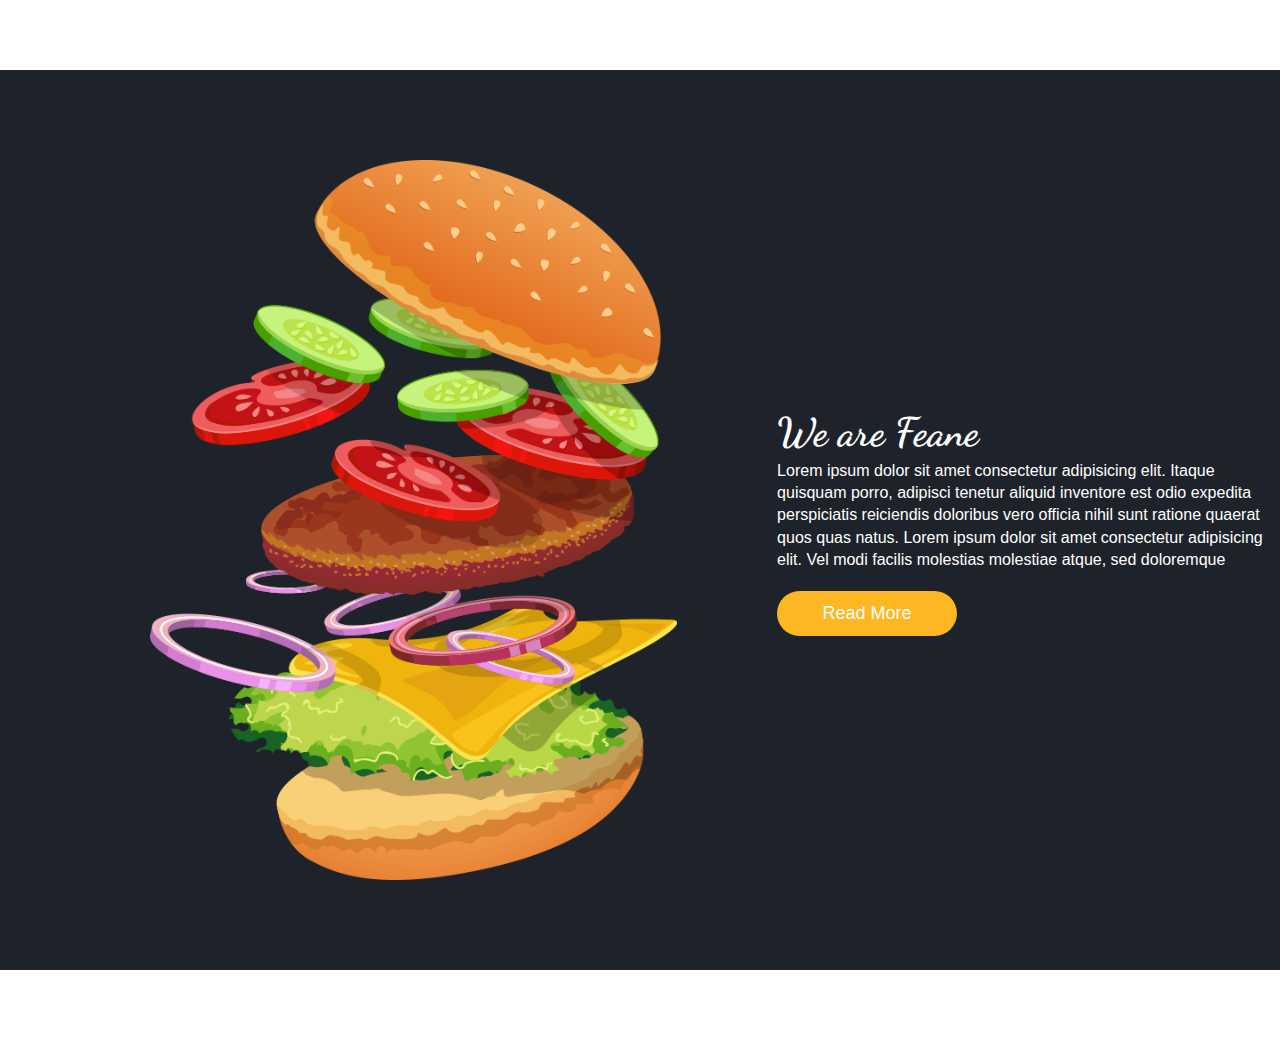
<file: about.html>
<!DOCTYPE html>
<html lang="en">
<head>
    <meta charset="UTF-8">
    <meta name="viewport" content="width=device-width, initial-scale=1.0">
    <title>About</title>
    <link rel="stylesheet" href="index.css">
    <link href="https://fonts.googleapis.com/css2?family=Dancing+Script:wght@400..700&display=swap" rel="stylesheet">
    <link rel="stylesheet" href="https://cdnjs.cloudflare.com/ajax/libs/font-awesome/4.7.0/css/font-awesome.min.css">
</head>
<body>
    <div class="about">
        <img class="about-img" src="/about-img.png" alt="Not Found">
        <div class="about-text">
            <h2 class="name">We are Feane</h2>
            <p>Lorem ipsum dolor sit amet consectetur adipisicing elit. Itaque quisquam porro, adipisci tenetur aliquid
                inventore est odio expedita perspiciatis reiciendis doloribus vero officia nihil sunt ratione quaerat
                quos quas natus. Lorem ipsum dolor sit amet consectetur adipisicing elit. Vel modi facilis molestias
                molestiae atque, sed doloremque</p>
            <button class="search"> Read More </button>
        </div>
    </div> 
</body>
</html>
</file>
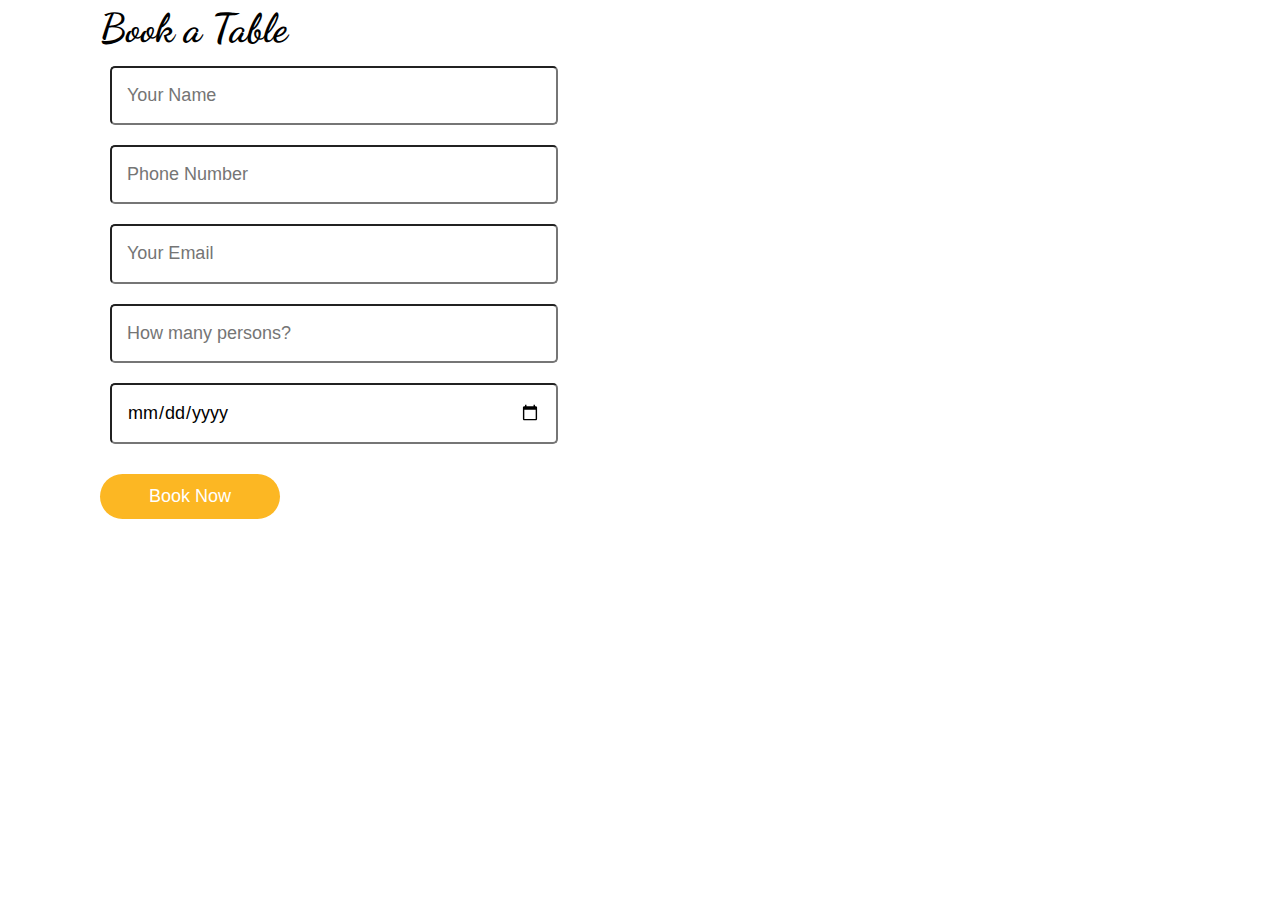
<file: booking.html>
<!DOCTYPE html>
<html lang="en">
<head>
    <meta charset="UTF-8">
    <meta name="viewport" content="width=device-width, initial-scale=1.0">
    <title>Booking</title>
    <link rel="stylesheet" href="index.css">
    <link href="https://fonts.googleapis.com/css2?family=Dancing+Script:wght@400..700&display=swap" rel="stylesheet">
    <link rel="stylesheet" href="https://cdnjs.cloudflare.com/ajax/libs/font-awesome/4.7.0/css/font-awesome.min.css">
</head>
<body>
    <h1 class="name" id="booking"> Book a Table </h1>

    <div class="form">
        <input type="text" placeholder="Your Name">
        <input type="text" placeholder="Phone Number">
        <input type="text" placeholder="Your Email">
        <input type="number" name="person" id="person" placeholder="How many persons?">
        <input type="date" name="date" id="date">
        <button class="search" id="book"> Book Now </button>
    </div>
</body>
</html>
</file>
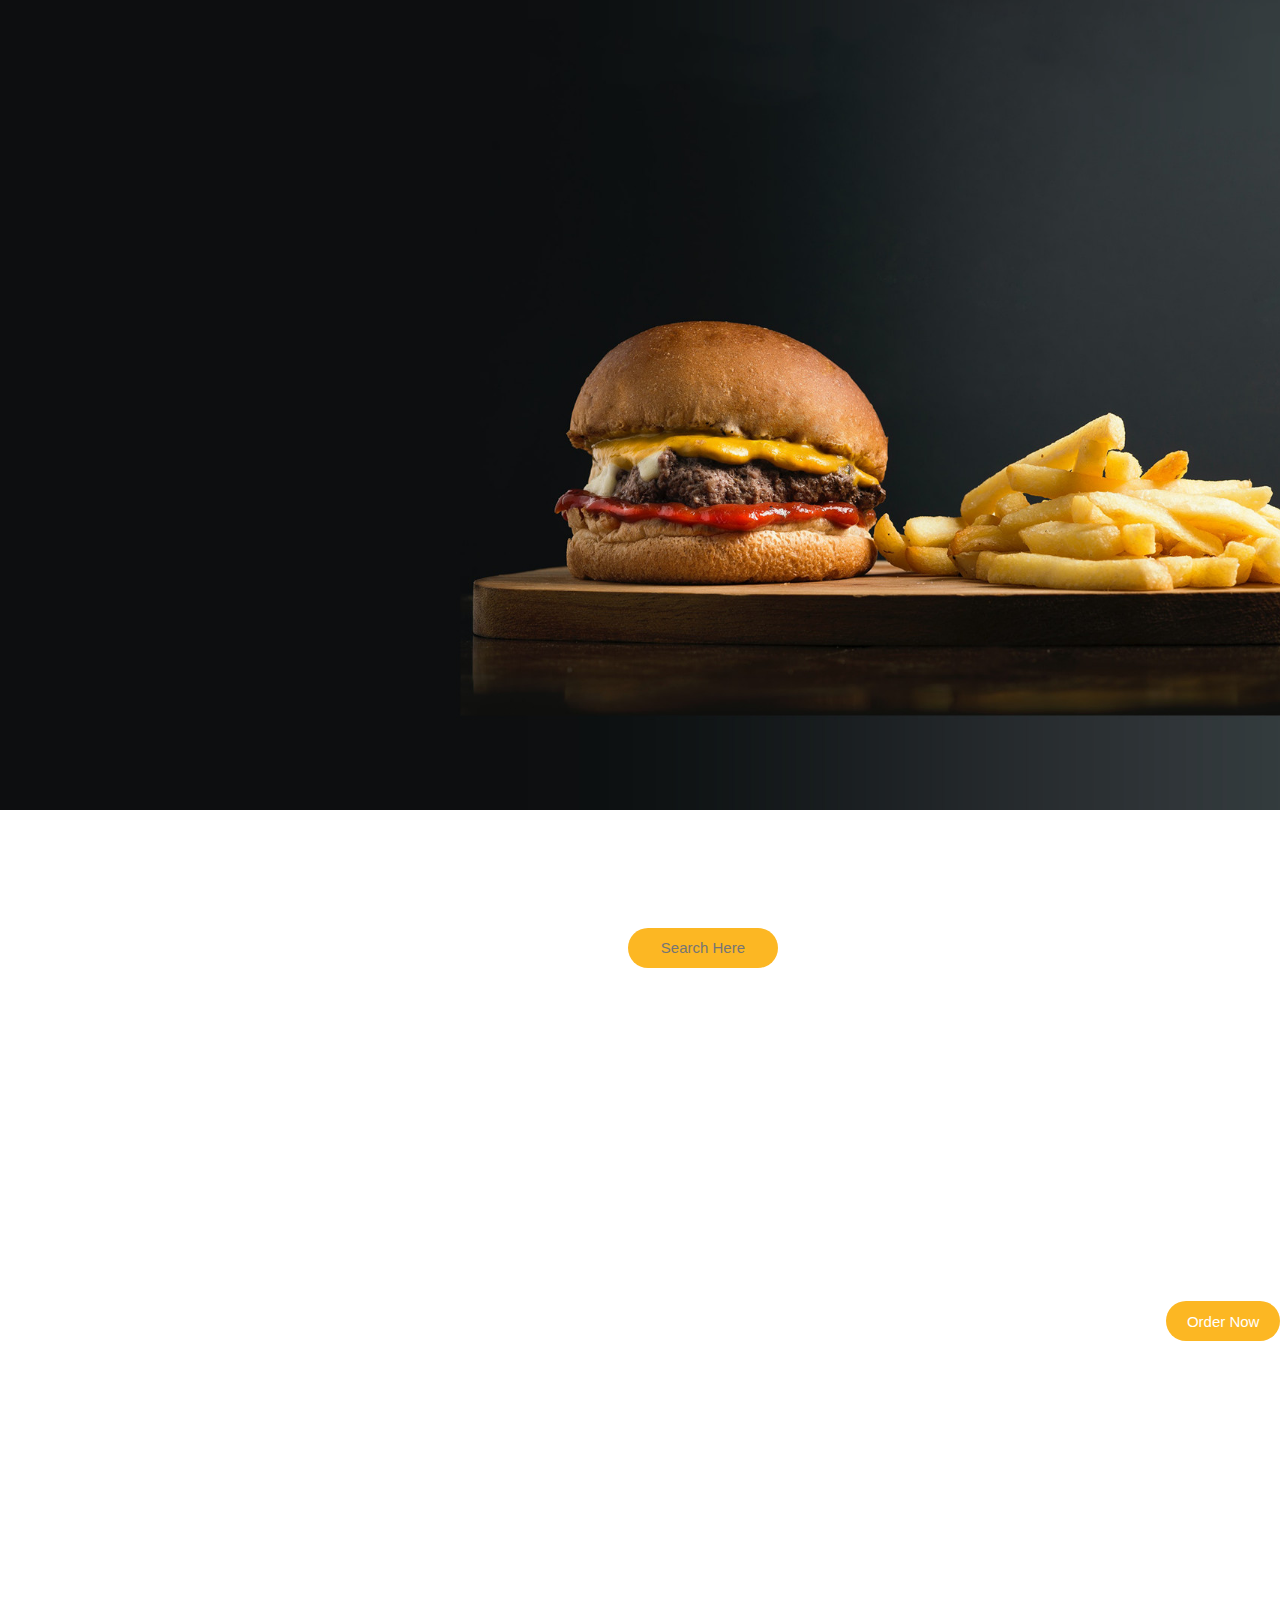
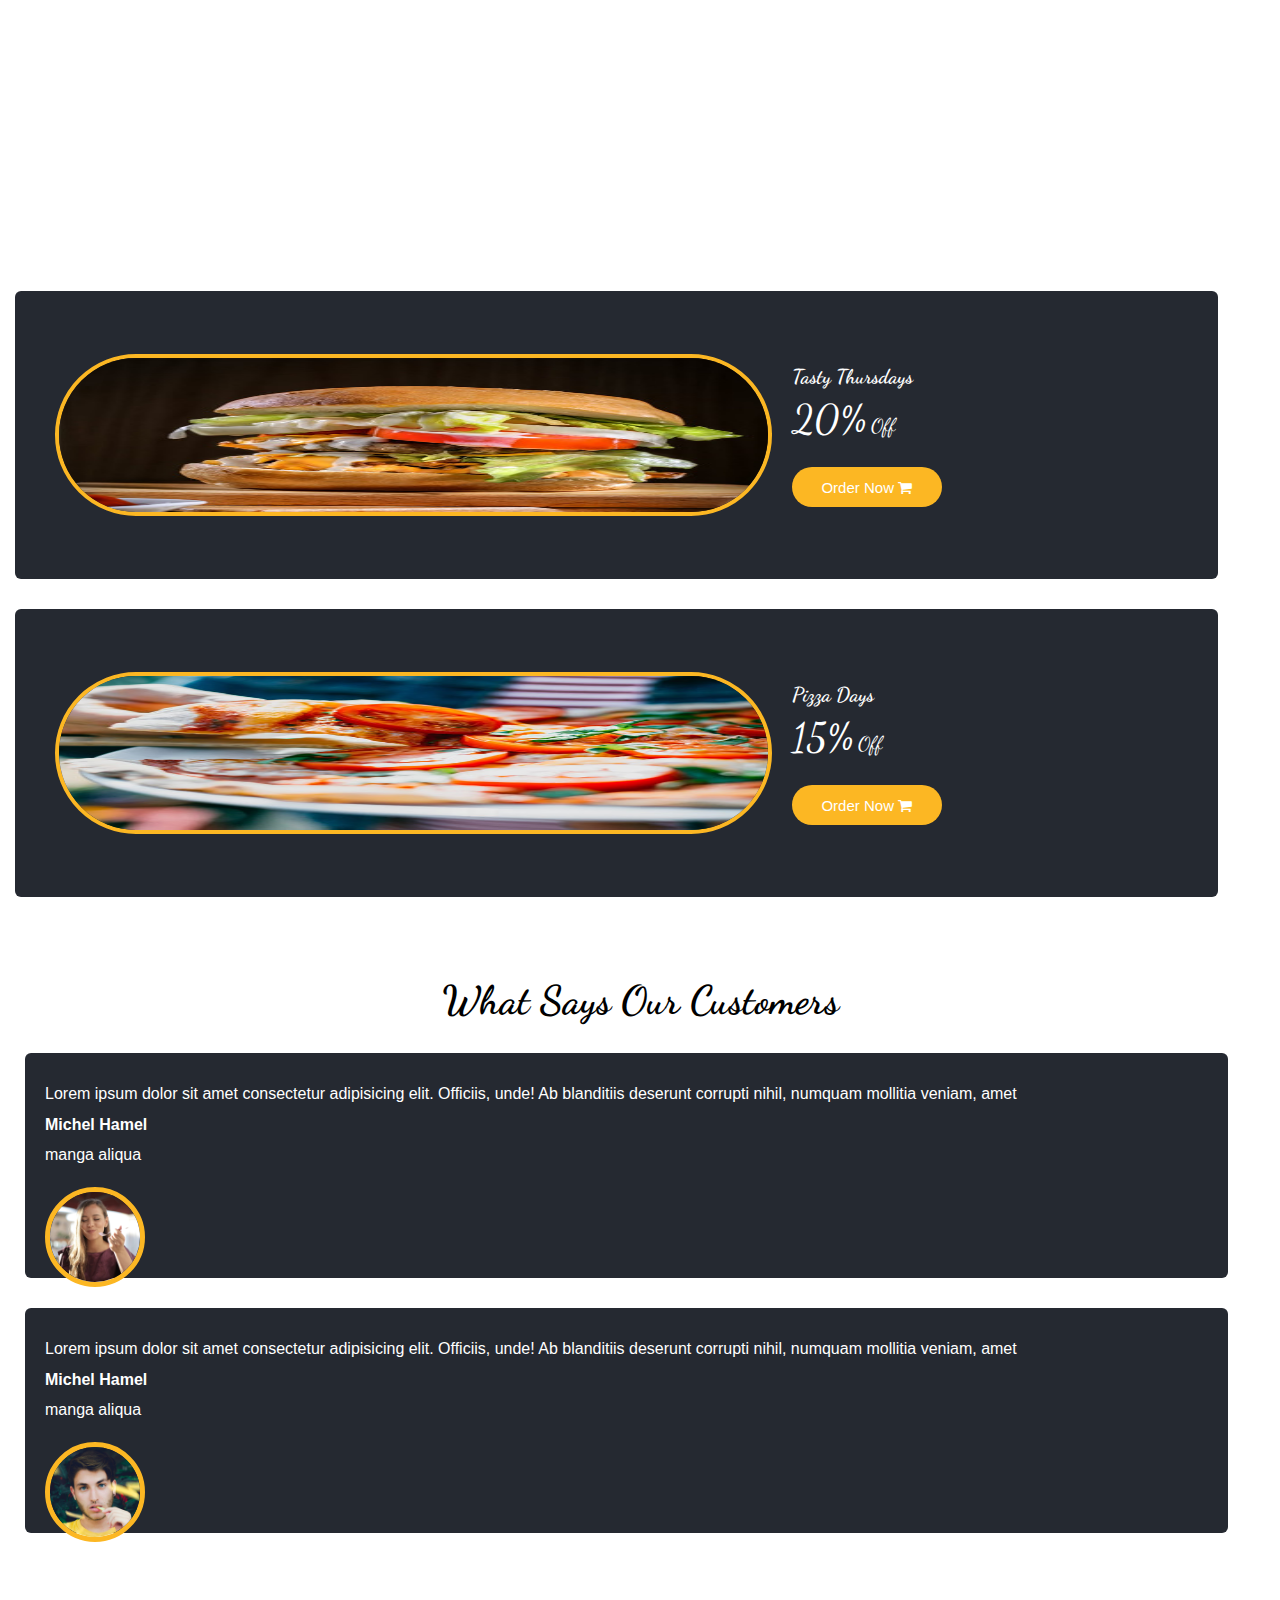
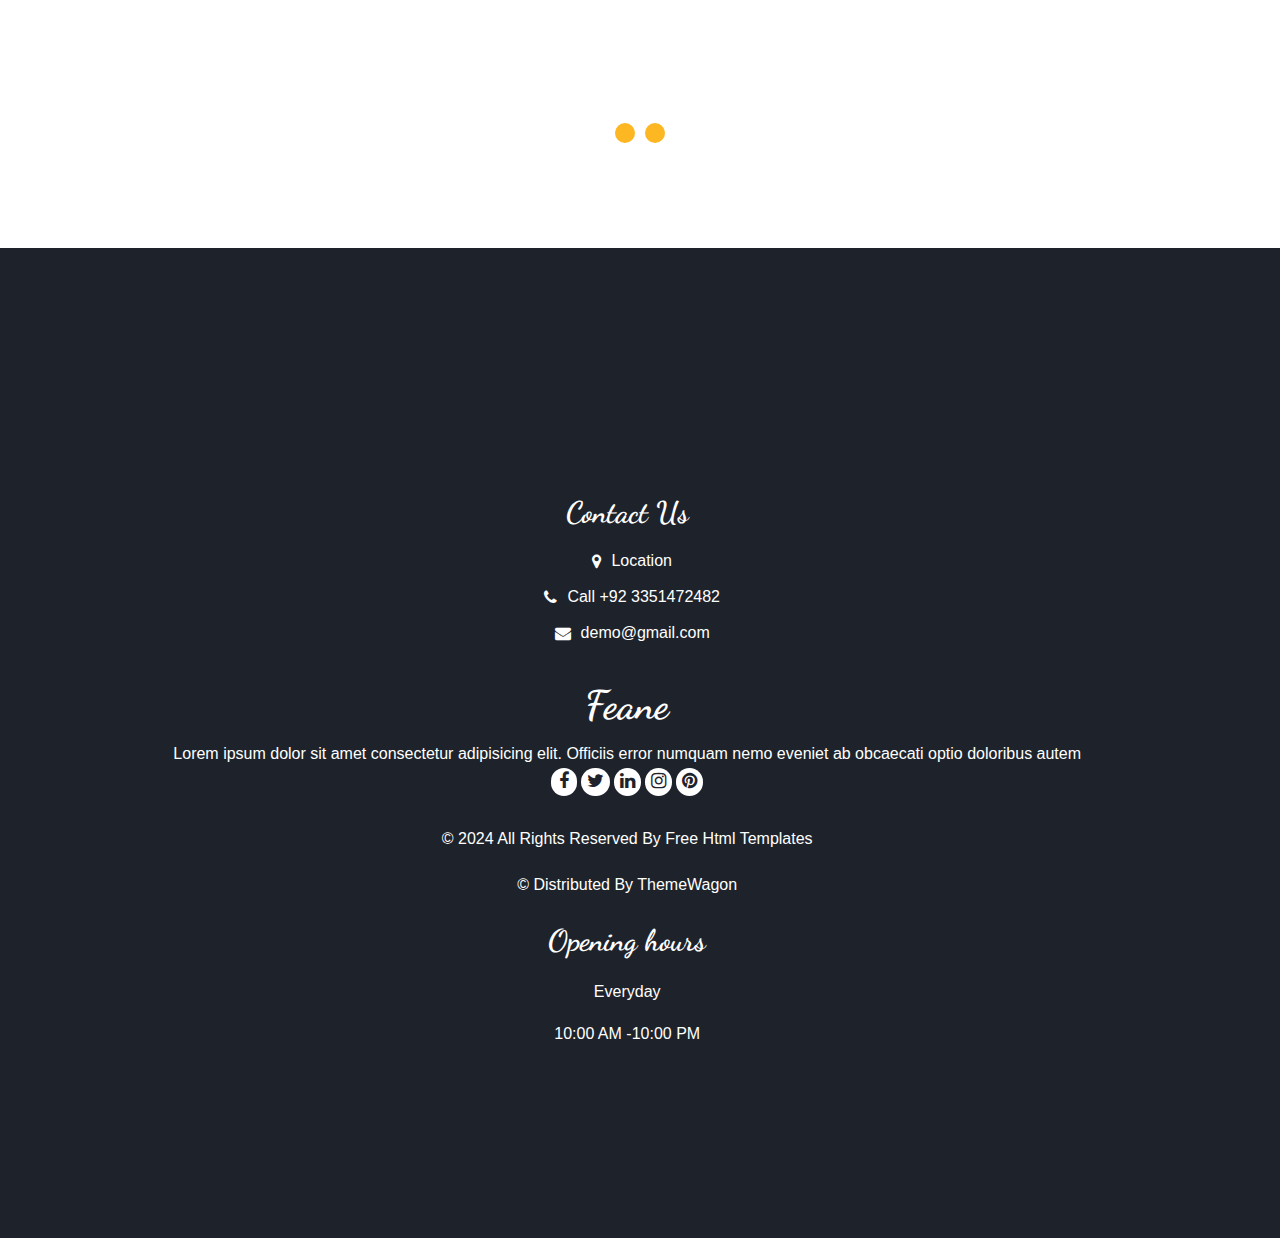
<file: home.html>
<!DOCTYPE html>
<html lang="en">

<head>
    <meta charset="UTF-8">
    <meta name="viewport" content="width=device-width, initial-scale=1.0">
    <title>Food Wbsite</title>
    <link rel="stylesheet" href="index.css">
    <link href="https://fonts.googleapis.com/css2?family=Dancing+Script:wght@400..700&display=swap" rel="stylesheet">
    <link rel="stylesheet" href="https://cdnjs.cloudflare.com/ajax/libs/font-awesome/4.7.0/css/font-awesome.min.css">
    <link rel="stylesheet" href="responsive.css">
</head>

<body>
    <img class="img" src="/hero-bg.jpg" alt="Not Found">
    <header>
        <nav class="nav">
            <div class="left">Feane</div>
            <div class="mid">
                <li class="items"> <a href="/home.html">HOME</a></li>
                <li class="items"> <a href="/menu.html">MENU</a></li>
                <li class="items"> <a href="/about.html">ABOUT</a></li>
                <li class="items"> <a href="/booking.html">BOOK TABLE</a></li>
            </div>
            <div class="right">
                <div class="logo">
                    <i class="fa fa-user" aria-hidden="true"></i>
                    <i class="fa fa-shopping-cart"></i>
                    <i class="fa fa-search"></i>
                </div>
                <input class="search" id="s" type="text" placeholder="Search Here">
            </div>
        </nav>
    </header>


    <div class="text">
        <h1 class="heading"> Fast Food Resturant </h1>
        <p class="paragraph"> Doloremque, itaque aperiam facilis rerum, commodi, temporibus sapiente ad mollitia laborum quam quisquam esse error unde. Tempora ex doloremque, labore, sunt repellat dolore, iste magni quos nihil ducimus libero ipsam.</p>
        <button class="search"> Order Now </button>
    </div>


    <div class="dealbox">
        <div class="deal">
            <img class="deal-pic" src="/o1.jpg" alt="Not Found">
            <div class="deal-text">
                <h2 class="discount">Tasty Thursdays</h2>
                <div class="Off">
                    <div id="dis" class="discount">20%</div>
                    <div class="discount">Off</div>
                </div>
                <button class="search"> Order Now
                    <i class="fa fa-shopping-cart"></i>
                </button>
            </div>
        </div>
        <div class="deal">
            <img class="deal-pic" src="/o2.jpg" alt="Not Found">
            <div class="deal-text">
                <h2 class="discount">Pizza Days</h2>
                <div class="Off">
                    <div id="dis" class="discount">15%</div>
                    <div class="discount">Off</div>
                </div>
                <button class="search"> Order Now
                    <i class="fa fa-shopping-cart"></i>
                </button>
            </div>
        </div>
    </div>

    <h2 class="menu">What Says Our Customers</h2>

    <div class="reviews">
        <div class="rev">
            <p> Lorem ipsum dolor sit amet consectetur adipisicing elit. Officiis, unde! Ab blanditiis deserunt corrupti
                nihil, numquam mollitia veniam, amet</p>
            <h3>Michel Hamel</h3>
            <div>manga aliqua</div>
            <img class="client" src="/client1.jpg" alt="Not Found">
        </div>

        <div class="rev">
            <p> Lorem ipsum dolor sit amet consectetur adipisicing elit. Officiis, unde! Ab blanditiis deserunt corrupti
                nihil, numquam mollitia veniam, amet</p>
            <h3>Michel Hamel</h3>
            <div>manga aliqua</div>
            <img class="client" src="/client2.jpg" alt="Not Found">
        </div>

    </div>
    
    <div class="scroll-btn">
        <div class="scroll">
            <i class="fa fa-angle-left"></i>
        </div>
        <div class="scroll">
            <i class="fa fa-angle-right"></i>
        </div>
    </div>
    
    <footer class="footer">
        <div class="foot">
            <h2 class="bold"> Contact Us</h2>
            <div class="icon">
                <i class="fa fa-map-marker"></i>
                <div> Location</div>
            </div>
            <div class="icon">
                <i class="fa fa-phone"></i>
                <div> Call +92 3351472482</div>
            </div>
            <div class="icon">
                <i class="fa fa-envelope"></i>
                <div>demo@gmail.com</div>
            </div>
        </div>

        <div class="foot" id="center">
            <h2 id="Feane" class="bold"> Feane </h2>
            <p>
                Lorem ipsum dolor sit amet consectetur adipisicing elit. Officiis error numquam nemo eveniet ab
                obcaecati optio doloribus autem
            </p>
            <ul class="icon">
                <li class="social" id="fb">
                    <a href="#" class="fa fa-facebook" aria-hidden="true"></a>
                </li>
                <li class="social">
                    <a href="#" class="fa fa-twitter" aria-hidden="true"></a>
                </li>
                <li class="social">
                    <a href="#" class="fa fa-linkedin" aria-hidden="true"></a>
                </li>
                <li class="social">
                    <a href="#" class="fa fa-instagram" aria-hidden="true"></a>
                </li>
                <li class="social">
                    <a href="#" class="fa fa-pinterest" aria-hidden="true"></a>
                </li>
            </ul>

            <div class="copy">
                &copy; 2024 All Rights Reserved By Free Html Templates
            </div>
            <div class="copy">
                &copy; Distributed By ThemeWagon
            </div>
        </div>
        <div class="foot">
            <h2 class="bold">Opening hours</h2>
            <div class="time">Everyday</div>
            <div class="time">10:00 AM -10:00 PM</div>
        </div>
    </footer>
</body>

</html>
</file>
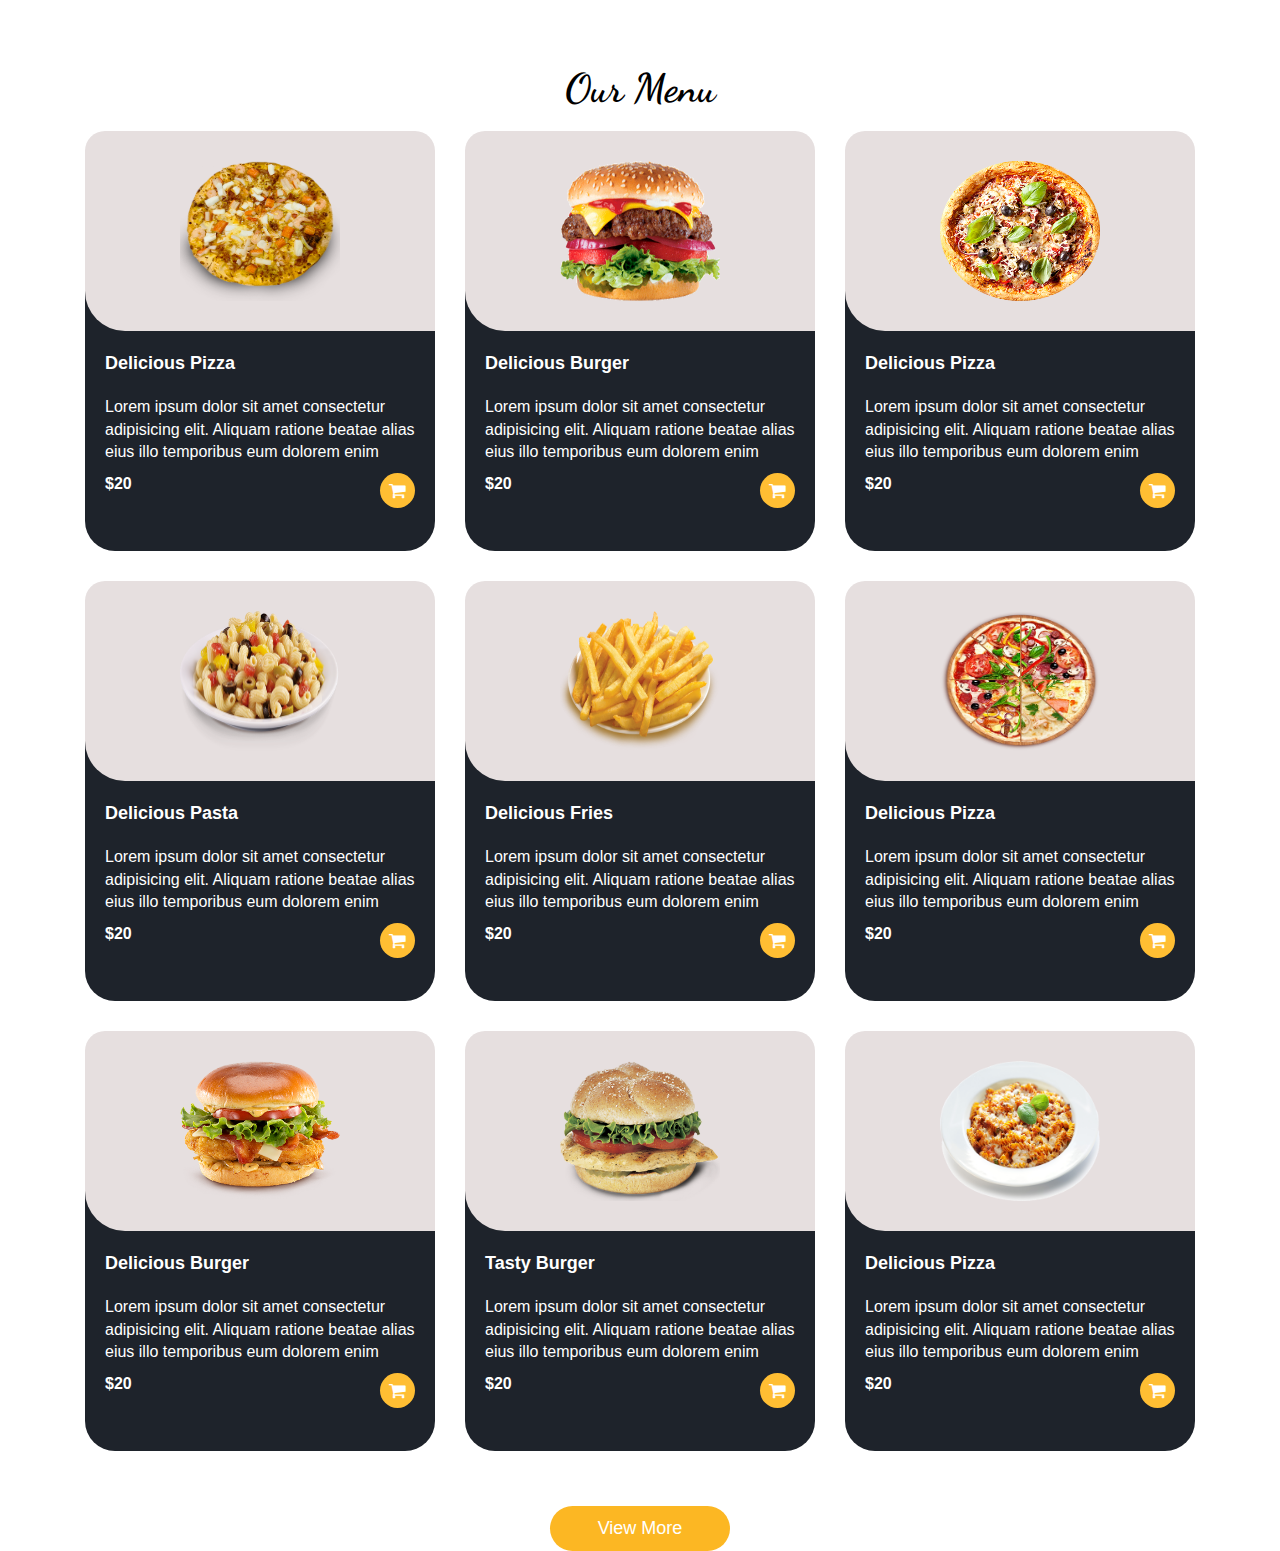
<file: menu.html>
<!DOCTYPE html>
<html lang="en">
<head>
    <meta charset="UTF-8">
    <meta name="viewport" content="width=device-width, initial-scale=1.0">
    <title>Menu</title>
    <link rel="stylesheet" href="index.css">
    <link href="https://fonts.googleapis.com/css2?family=Dancing+Script:wght@400..700&display=swap" rel="stylesheet">
    <link rel="stylesheet" href="https://cdnjs.cloudflare.com/ajax/libs/font-awesome/4.7.0/css/font-awesome.min.css">
</head>
<body>
    <h2 class="menu">Our Menu</h2>

    <div class="container">
        <div class="card">
            <div class="card-bg">
                <img class="card-img" src="/f1.png" alt="Not Found">
            </div>
            <div class="food-bg">
                <h3 class="food"> Delicious Pizza </h3>
                <p class="detail">Lorem ipsum dolor sit amet consectetur adipisicing elit. Aliquam ratione beatae alias
                    eius illo temporibus eum dolorem enim</p>
                <div class="price">
                    <h4> $20 </h4>
                    <div class="shop">
                        <i class="fa fa-shopping-cart" style="font-size:18px"></i>
                    </div>
                </div>
            </div>
        </div>

        <div class="card">
            <div class="card-bg">
                <img class="card-img" src="/f2.png" alt="Not Found">
            </div>
            <div class="food-bg">
                <h3 class="food"> Delicious Burger</h3>
                <p class="detail">Lorem ipsum dolor sit amet consectetur adipisicing elit. Aliquam ratione beatae alias
                    eius illo temporibus eum dolorem enim</p>
                <div class="price">
                    <h4> $20 </h4>
                    <div class="shop">
                        <i class="fa fa-shopping-cart" style="font-size:18px"></i>
                    </div>
                </div>
            </div>
        </div>

        <div class="card">
            <div class="card-bg">
                <img class="card-img" src="/f3.png" alt="Not Found">
            </div>
            <div class="food-bg">
                <h3 class="food"> Delicious Pizza </h3>
                <p class="detail">Lorem ipsum dolor sit amet consectetur adipisicing elit. Aliquam ratione beatae alias
                    eius illo temporibus eum dolorem enim</p>
                <div class="price">
                    <h4> $20 </h4>
                    <div class="shop">
                        <i class="fa fa-shopping-cart" style="font-size:18px"></i>
                    </div>
                </div>
            </div>
        </div>

        <div class="card">
            <div class="card-bg">
                <img class="card-img" src="/f4.png" alt="Not Found">
            </div>
            <div class="food-bg">
                <h3 class="food"> Delicious Pasta </h3>
                <p class="detail">Lorem ipsum dolor sit amet consectetur adipisicing elit. Aliquam ratione beatae alias
                    eius illo temporibus eum dolorem enim</p>
                <div class="price">
                    <h4> $20 </h4>
                    <div class="shop">
                        <i class="fa fa-shopping-cart" style="font-size:18px"></i>
                    </div>
                </div>
            </div>
        </div>

        <div class="card">
            <div class="card-bg">
                <img class="card-img" src="/f5.png" alt="Not Found">
            </div>
            <div class="food-bg">
                <h3 class="food">Delicious Fries</h3>
                <p class="detail">Lorem ipsum dolor sit amet consectetur adipisicing elit. Aliquam ratione beatae alias
                    eius illo temporibus eum dolorem enim</p>
                <div class="price">
                    <h4> $20 </h4>
                    <div class="shop">
                        <i class="fa fa-shopping-cart" style="font-size:18px"></i>
                    </div>
                </div>
            </div>
        </div>

        <div class="card">
            <div class="card-bg">
                <img class="card-img" src="/f6.png" alt="Not Found">
            </div>
            <div class="food-bg">
                <h3 class="food">Delicious Pizza</h3>
                <p class="detail">Lorem ipsum dolor sit amet consectetur adipisicing elit. Aliquam ratione beatae alias
                    eius illo temporibus eum dolorem enim</p>
                <div class="price">
                    <h4> $20 </h4>
                    <div class="shop">
                        <i class="fa fa-shopping-cart" style="font-size:18px"></i>
                    </div>
                </div>
            </div>
        </div>

        <div class="card">
            <div class="card-bg">
                <img class="card-img" src="/f7.png" alt="Not Found">
            </div>
            <div class="food-bg">
                <h3 class="food">Delicious Burger</h3>
                <p class="detail">Lorem ipsum dolor sit amet consectetur adipisicing elit. Aliquam ratione beatae alias
                    eius illo temporibus eum dolorem enim</p>
                <div class="price">
                    <h4> $20 </h4>
                    <div class="shop">
                        <i class="fa fa-shopping-cart" style="font-size:18px"></i>
                    </div>
                </div>
            </div>
        </div>

        <div class="card">
            <div class="card-bg">
                <img class="card-img" src="/f8.png" alt="Not Found">
            </div>
            <div class="food-bg">
                <h3 class="food">Tasty Burger</h3>
                <p class="detail">Lorem ipsum dolor sit amet consectetur adipisicing elit. Aliquam ratione beatae alias
                    eius illo temporibus eum dolorem enim</p>
                <div class="price">
                    <h4> $20 </h4>
                    <div class="shop">
                        <i class="fa fa-shopping-cart" style="font-size:18px"></i>
                    </div>
                </div>
            </div>
        </div>

        <div class="card">
            <div class="card-bg">
                <img class="card-img" src="/f9.png" alt="Not Found">
            </div>
            <div class="food-bg">
                <h3 class="food">Delicious Pizza</h3>
                <p class="detail">Lorem ipsum dolor sit amet consectetur adipisicing elit. Aliquam ratione beatae alias
                    eius illo temporibus eum dolorem enim</p>
                <div class="price">
                    <h4> $20 </h4>
                    <div class="shop">
                        <i class="fa fa-shopping-cart" style="font-size:18px"></i>
                    </div>
                </div>
            </div>
        </div>

    </div>

    <div class="view-btn">
        <button class="search"> View More </button>
    </div>
</body>
</html>
</file>
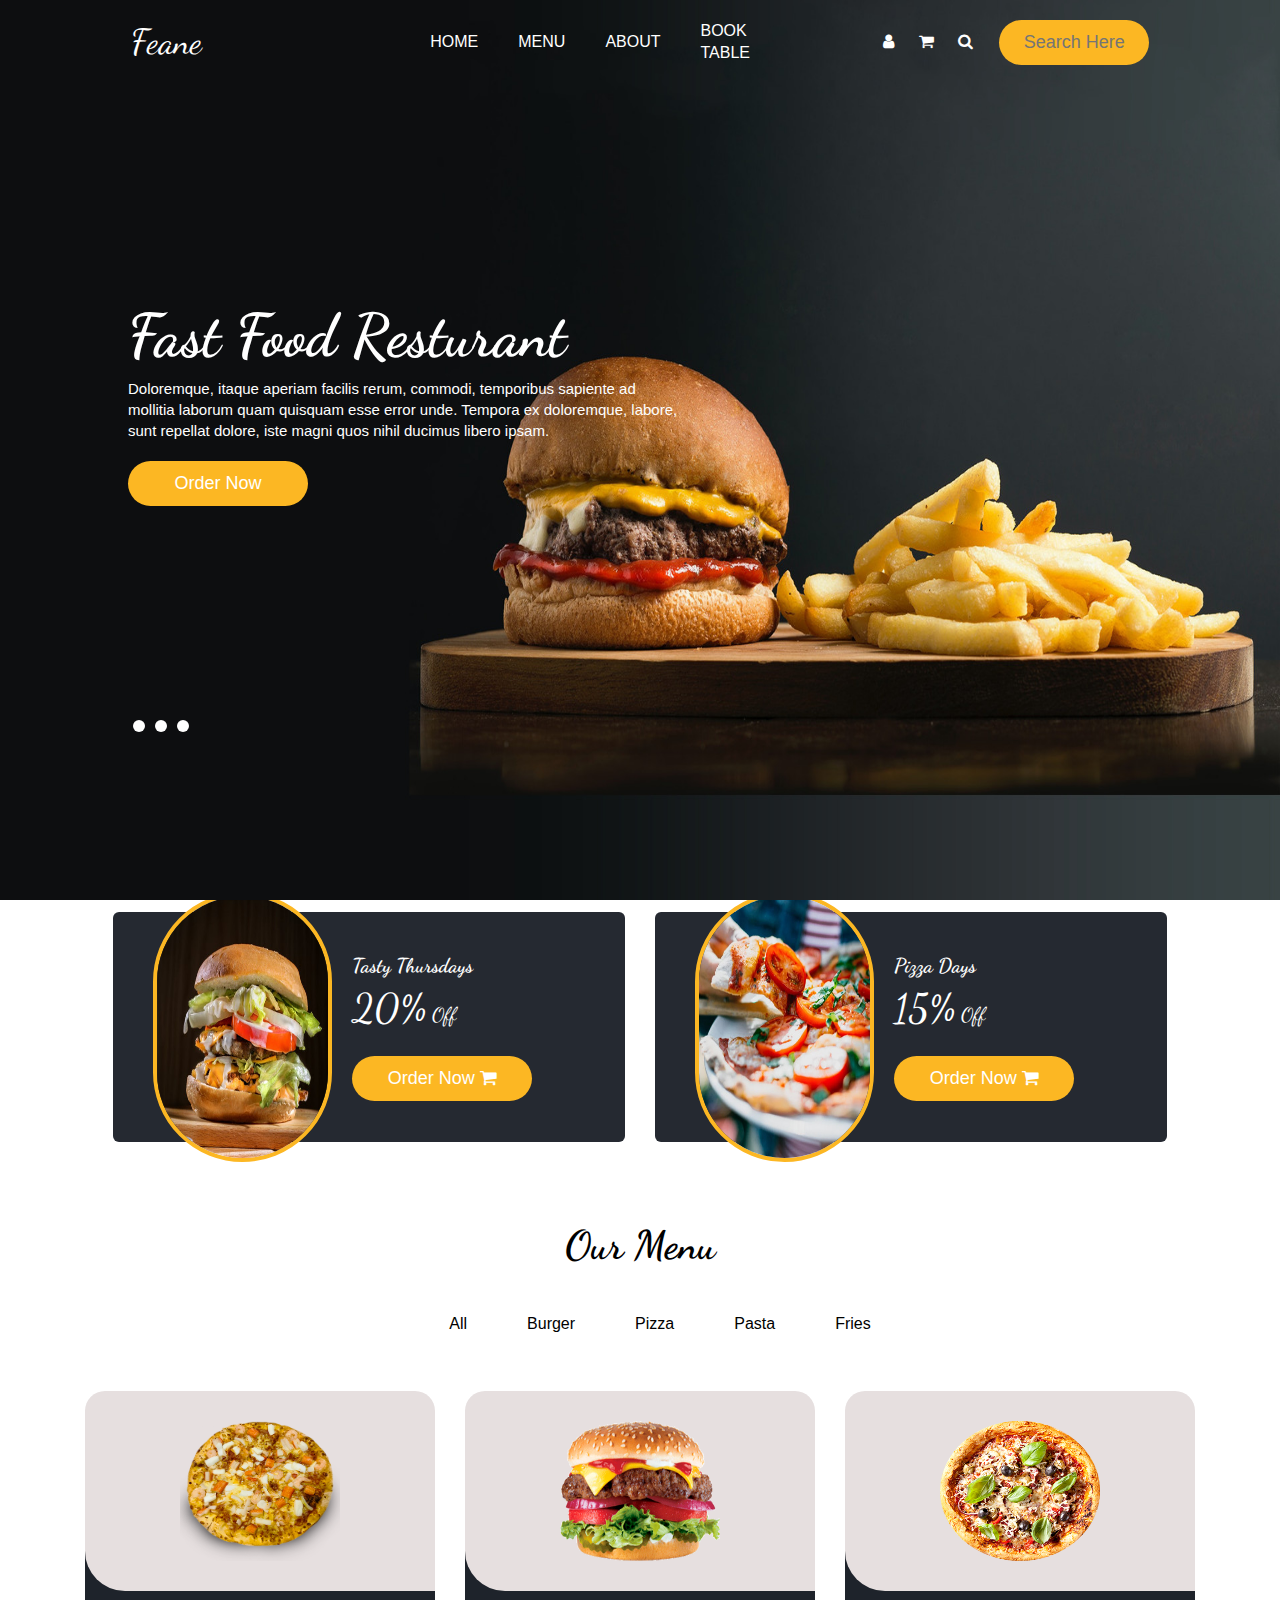
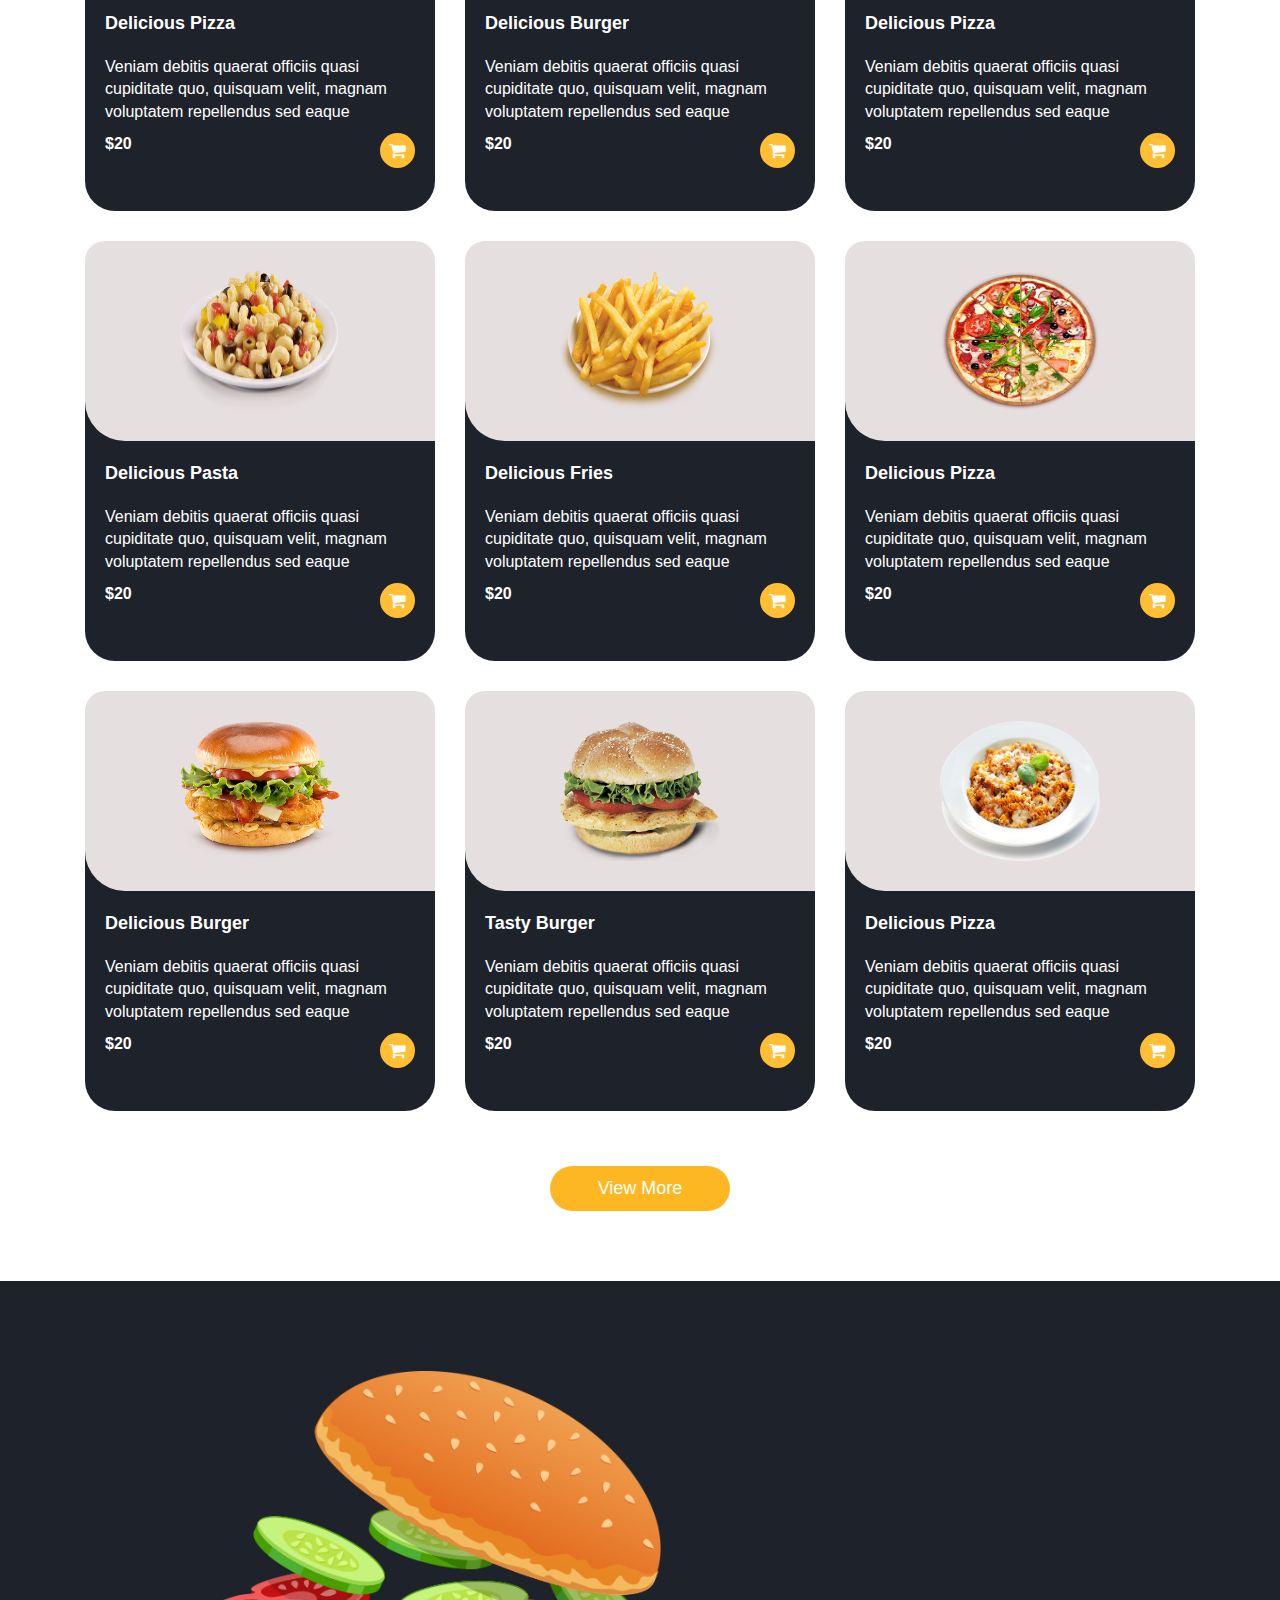
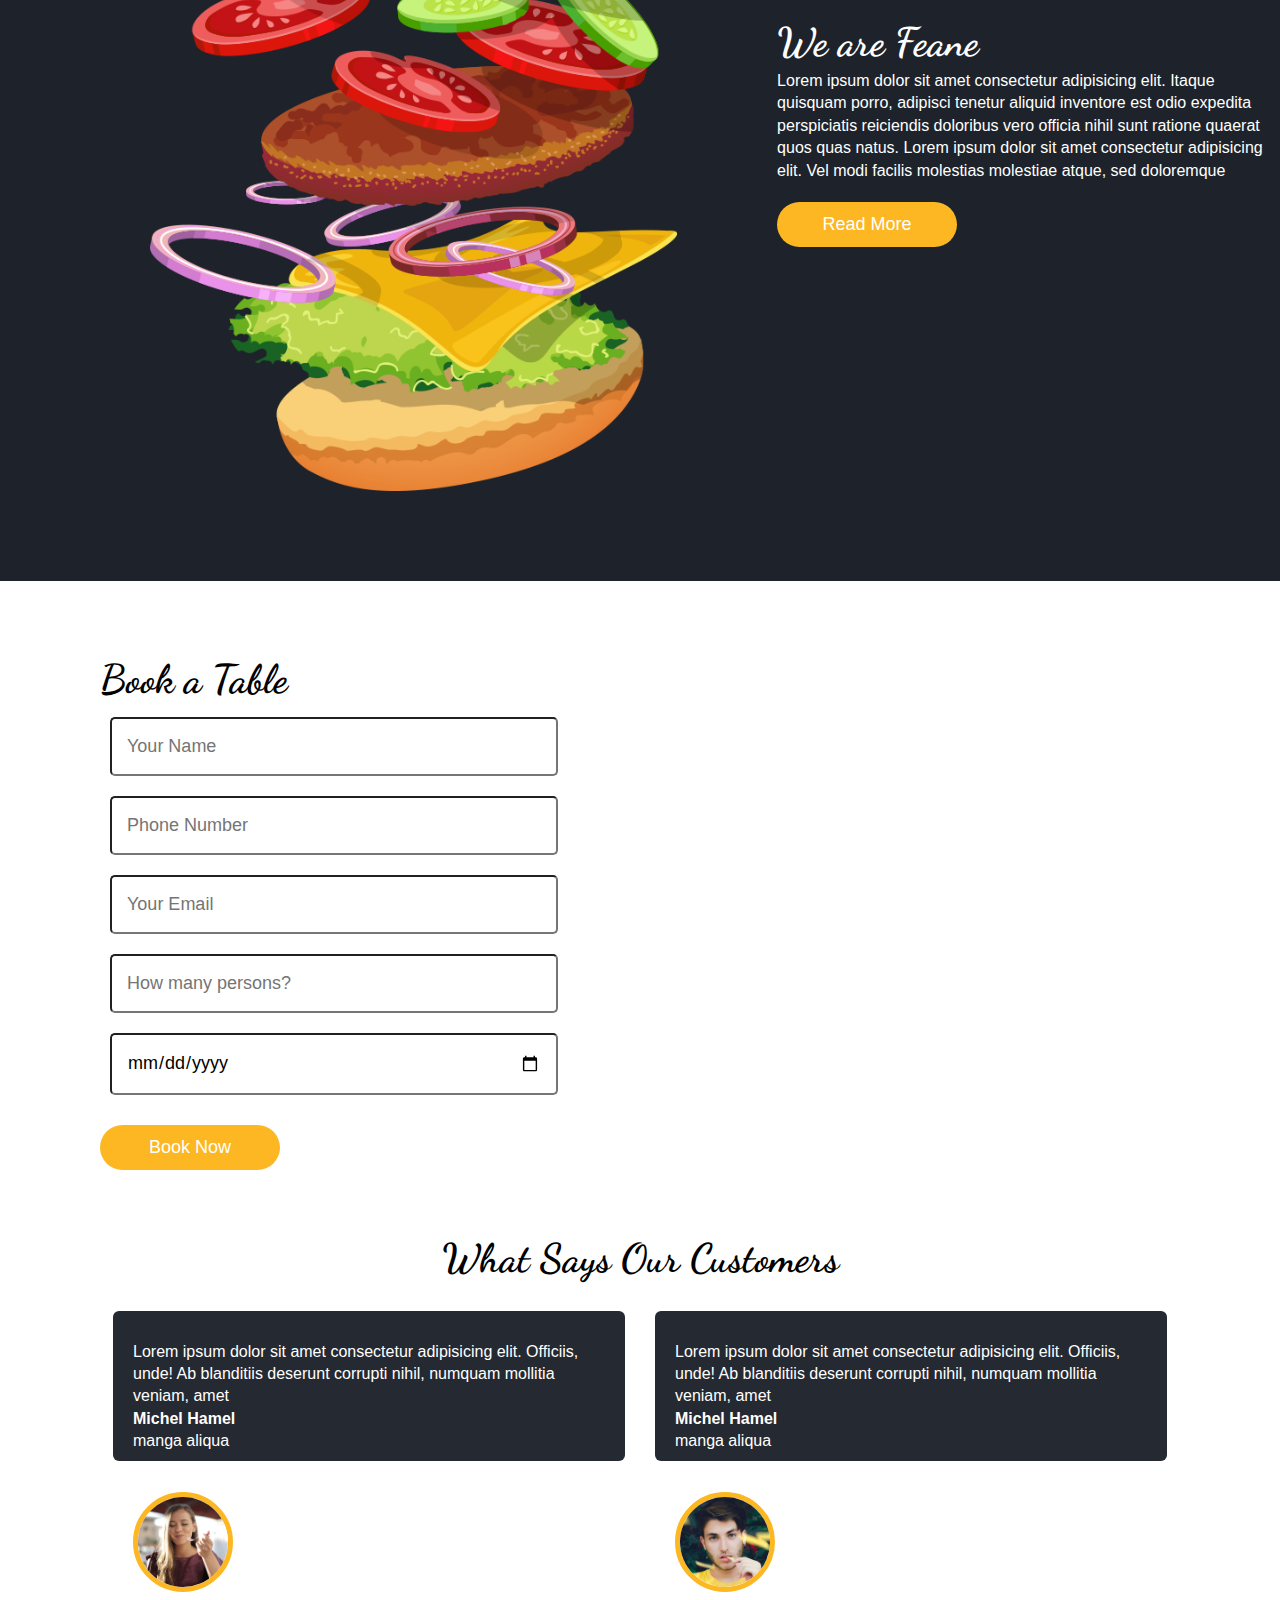
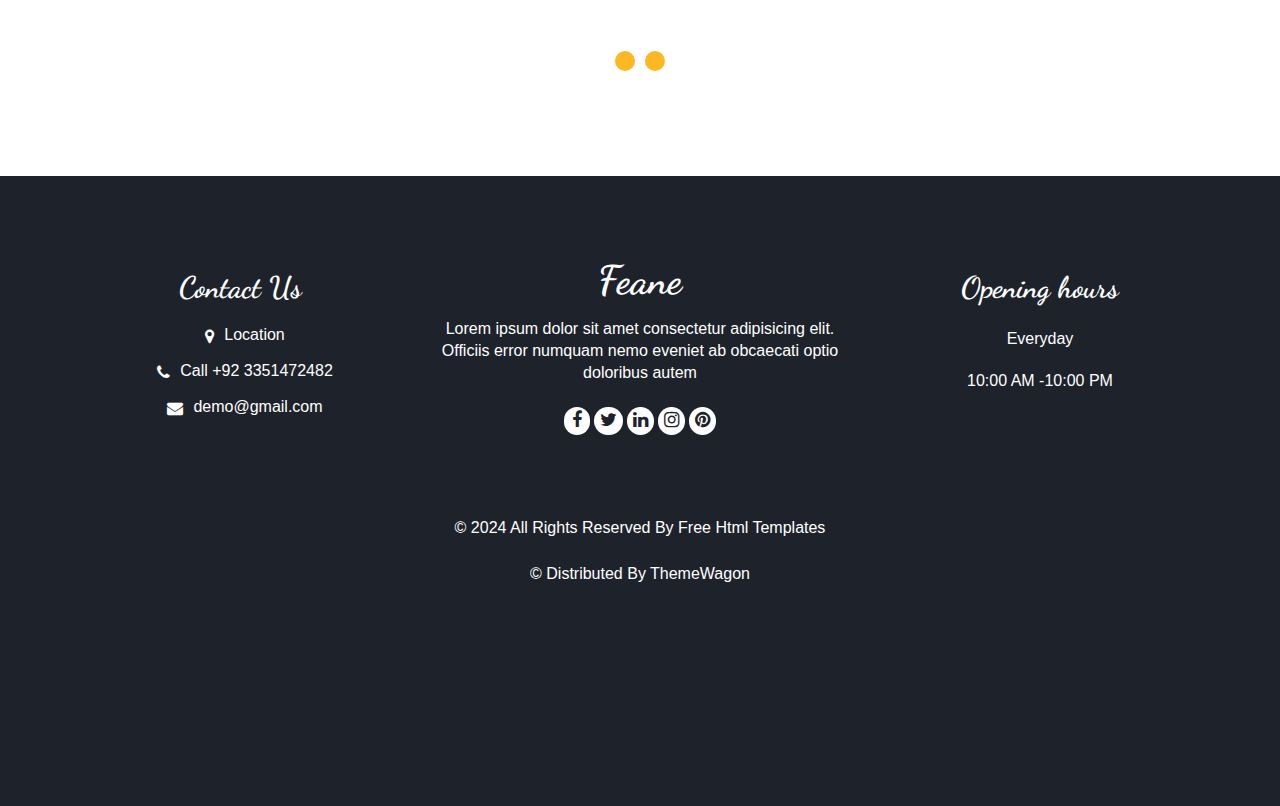
<file: simple.html>
<!DOCTYPE html>
<html lang="en">

<head>
    <meta charset="UTF-8">
    <meta name="viewport" content="width=device-width, initial-scale=1.0">
    <title>Responsive Fast Food Website</title>
    <link rel="stylesheet" href="simple.css">
    <link href="https://fonts.googleapis.com/css2?family=Dancing+Script:wght@400..700&display=swap" rel="stylesheet">
    <link rel="stylesheet" href="https://cdnjs.cloudflare.com/ajax/libs/font-awesome/4.7.0/css/font-awesome.min.css">
    <link rel="stylesheet" media="screen and (max-width: 1000px)" href="responsive.css">

</head>

<body>
    <img class="img" src="./hero-bg.jpg" alt="Not Found">
    <header>
        <nav class="nav">
            <div class="logo-bar">
                <div class="left">Feane</div>
                <div class="bars" onclick="myFunction(this)">
                    <div class="bar1"></div>
                    <div class="bar2"></div>
                    <div class="bar3"></div>
                </div>
            </div>

            <div class="second">

                <div class="mid">
                    <li class="items"> <a href="/home.html">HOME</a></li>
                    <li class="items"> <a href="/index.menu.html ">MENU</a></li>
                    <li class="items"> <a href="/about.html">ABOUT</a></li>
                    <li class="items"> <a href="/booking.html">BOOK TABLE</a></li>
                </div>

                <div class="right">
                    <div class="logo">
                        <i class="fa fa-user" aria-hidden="true"></i>
                        <i class="fa fa-shopping-cart"></i>
                        <i class="fa fa-search"></i>
                    </div>
                    <input class="search" id="s" type="text" placeholder="Search Here">
                </div>
            </div>
        </nav>
    </header>

    <div class="text">
        <div class="text-data">
            <h1 class="heading"> Fast Food Resturant </h1>
            <p class="paragraph"> Doloremque, itaque aperiam facilis rerum, commodi, temporibus sapiente ad mollitia
                laborum quam quisquam esse error unde. Tempora ex doloremque, labore, sunt repellat dolore, iste magni
                quos nihil ducimus libero ipsam.</p>
            <button class="search"> Order Now </button>
        </div>
    </div>

    <ul class="circles">
        <li></li>
        <li></li>
        <li></li>
    </ul>

    <div class="dealbox">
        <div class="deal">
            <img class="deal-pic" src="./o1.jpg" alt="Not Found">
            <div class="deal-text">
                <h2 class="discount">Tasty Thursdays</h2>
                <div class="Off">
                    <div id="dis" class="discount">20%</div>
                    <div class="discount">Off</div>
                </div>
                <button class="search"> Order Now
                    <i class="fa fa-shopping-cart"></i>
                </button>
            </div>
        </div>
        <div class="deal">
            <img class="deal-pic" src="./o2.jpg" alt="Not Found">
            <div class="deal-text">
                <h2 class="discount">Pizza Days</h2>
                <div class="Off">
                    <div id="dis" class="discount">15%</div>
                    <div class="discount">Off</div>
                </div>
                <button class="search"> Order Now
                    <i class="fa fa-shopping-cart"></i>
                </button>
            </div>
        </div>
    </div>


    <h2 class="menu">Our Menu</h2>

    <div class="menu-detail">
        <span>All</span>
        <span>Burger</span>
        <span>Pizza</span>
        <span>Pasta</span>
        <span>Fries</span>
    </div>

    <div class="container">
        <div class="card">
            <div class="card-bg">
                <img class="card-img" src="./f1.png" alt="Not Found">
            </div>
            <div class="food-bg">
                <h3 class="food"> Delicious Pizza </h3>
                <p class="detail">Veniam debitis quaerat officiis quasi cupiditate quo, quisquam velit, magnam
                    voluptatem repellendus sed eaque</p>
                <div class="price">
                    <h4> $20 </h4>
                    <div class="shop">
                        <i class="fa fa-shopping-cart" style="font-size:18px"></i>
                    </div>
                </div>
            </div>
        </div>

        <div class="card">
            <div class="card-bg">
                <img class="card-img" src="./f2.png" alt="Not Found">
            </div>
            <div class="food-bg">
                <h3 class="food"> Delicious Burger</h3>
                <p class="detail">Veniam debitis quaerat officiis quasi cupiditate quo, quisquam velit, magnam
                    voluptatem repellendus sed eaque</p>
                <div class="price">
                    <h4> $20 </h4>
                    <div class="shop">
                        <i class="fa fa-shopping-cart" style="font-size:18px"></i>
                    </div>
                </div>
            </div>
        </div>

        <div class="card">
            <div class="card-bg">
                <img class="card-img" src="./f3.png" alt="Not Found">
            </div>
            <div class="food-bg">
                <h3 class="food"> Delicious Pizza </h3>
                <p class="detail">Veniam debitis quaerat officiis quasi cupiditate quo, quisquam velit, magnam
                    voluptatem repellendus sed eaque</p>
                <div class="price">
                    <h4> $20 </h4>
                    <div class="shop">
                        <i class="fa fa-shopping-cart" style="font-size:18px"></i>
                    </div>
                </div>
            </div>
        </div>

        <div class="card">
            <div class="card-bg">
                <img class="card-img" src="./f4.png" alt="Not Found">
            </div>
            <div class="food-bg">
                <h3 class="food"> Delicious Pasta </h3>
                <p class="detail">Veniam debitis quaerat officiis quasi cupiditate quo, quisquam velit, magnam
                    voluptatem repellendus sed eaque</p>
                <div class="price">
                    <h4> $20 </h4>
                    <div class="shop">
                        <i class="fa fa-shopping-cart" style="font-size:18px"></i>
                    </div>
                </div>
            </div>
        </div>

        <div class="card">
            <div class="card-bg">
                <img class="card-img" src="./f5.png" alt="Not Found">
            </div>
            <div class="food-bg">
                <h3 class="food">Delicious Fries</h3>
                <p class="detail">Veniam debitis quaerat officiis quasi cupiditate quo, quisquam velit, magnam
                    voluptatem repellendus sed eaque</p>
                <div class="price">
                    <h4> $20 </h4>
                    <div class="shop">
                        <i class="fa fa-shopping-cart" style="font-size:18px"></i>
                    </div>
                </div>
            </div>
        </div>

        <div class="card">
            <div class="card-bg">
                <img class="card-img" src="./f6.png" alt="Not Found">
            </div>
            <div class="food-bg">
                <h3 class="food">Delicious Pizza</h3>
                <p class="detail">Veniam debitis quaerat officiis quasi cupiditate quo, quisquam velit, magnam
                    voluptatem repellendus sed eaque</p>
                <div class="price">
                    <h4> $20 </h4>
                    <div class="shop">
                        <i class="fa fa-shopping-cart" style="font-size:18px"></i>
                    </div>
                </div>
            </div>
        </div>

        <div class="card">
            <div class="card-bg">
                <img class="card-img" src="./f7.png" alt="Not Found">
            </div>
            <div class="food-bg">
                <h3 class="food">Delicious Burger</h3>
                <p class="detail">Veniam debitis quaerat officiis quasi cupiditate quo, quisquam velit, magnam
                    voluptatem repellendus sed eaque</p>
                <div class="price">
                    <h4> $20 </h4>
                    <div class="shop">
                        <i class="fa fa-shopping-cart" style="font-size:18px"></i>
                    </div>
                </div>
            </div>
        </div>

        <div class="card">
            <div class="card-bg">
                <img class="card-img" src="./f8.png" alt="Not Found">
            </div>
            <div class="food-bg">
                <h3 class="food">Tasty Burger</h3>
                <p class="detail">Veniam debitis quaerat officiis quasi cupiditate quo, quisquam velit, magnam
                    voluptatem repellendus sed eaque</p>
                <div class="price">
                    <h4> $20 </h4>
                    <div class="shop">
                        <i class="fa fa-shopping-cart" style="font-size:18px"></i>
                    </div>
                </div>
            </div>
        </div>

        <div class="card">
            <div class="card-bg">
                <img class="card-img" src="./f9.png" alt="Not Found">
            </div>
            <div class="food-bg">
                <h3 class="food">Delicious Pizza</h3>
                <p class="detail">Veniam debitis quaerat officiis quasi cupiditate quo, quisquam velit, magnam
                    voluptatem repellendus sed eaque</p>
                <div class="price">
                    <h4> $20 </h4>
                    <div class="shop">
                        <i class="fa fa-shopping-cart" style="font-size:18px"></i>
                    </div>
                </div>
            </div>
        </div>

    </div>

    <div class="view-btn">
        <button class="search"> View More </button>
    </div>

    <div class="about">
        <img class="about-img" src="./about-img.png" alt="Not Found">
        <div class="about-text">
            <h2 class="name">We are Feane</h2>
            <p>Lorem ipsum dolor sit amet consectetur adipisicing elit. Itaque quisquam porro, adipisci tenetur aliquid
                inventore est odio expedita perspiciatis reiciendis doloribus vero officia nihil sunt ratione quaerat
                quos quas natus. Lorem ipsum dolor sit amet consectetur adipisicing elit. Vel modi facilis molestias
                molestiae atque, sed doloremque</p>
            <button class="search"> Read More </button>
        </div>
    </div>

    <h1 class="name" id="booking"> Book a Table </h1>

    <div class="form">
        <input type="text" placeholder="Your Name">
        <input type="text" placeholder="Phone Number">
        <input type="text" placeholder="Your Email">
        <input type="number" name="person" id="person" placeholder="How many persons?">
        <input type="date" name="date" id="date" >
        <button class="search" id="book"> Book Now </button>
    </div>

    <h2 class="menu">What Says Our Customers</h2>

    <div class="reviews">
        <div class="rev">
            <p> Lorem ipsum dolor sit amet consectetur adipisicing elit. Officiis, unde! Ab blanditiis deserunt corrupti
                nihil, numquam mollitia veniam, amet</p>
            <h3>Michel Hamel</h3>
            <div>manga aliqua</div>
            <img class="client" src="./client1.jpg" alt="Not Found">
        </div>

        <div class="rev" id="review2">
            <p> Lorem ipsum dolor sit amet consectetur adipisicing elit. Officiis, unde! Ab blanditiis deserunt corrupti
                nihil, numquam mollitia veniam, amet</p>
            <h3>Michel Hamel</h3>
            <div>manga aliqua</div>
            <img class="client" src="./client2.jpg" alt="Not Found">
        </div>

    </div>

    <div class="scroll-btn">
        <div class="scroll">
            <i class="fa fa-angle-left"></i>
        </div>
        <div class="scroll">
            <i class="fa fa-angle-right"></i>
        </div>
    </div>

    <footer>
        <div class="footer">
            <div class="foot">
                <h2 class="bold"> Contact Us</h2>
                <div class="icon">
                    <i class="fa fa-map-marker"></i>
                    <div> Location</div>
                </div>
                <div class="icon">
                    <i class="fa fa-phone"></i>
                    <div> Call +92 3351472482</div>
                </div>
                <div class="icon">
                    <i class="fa fa-envelope"></i>
                    <div>demo@gmail.com</div>
                </div>
            </div>

            <div class="foot" id="center">
                <h2 id="Feane" class="bold"> Feane </h2>
                <p>
                    Lorem ipsum dolor sit amet consectetur adipisicing elit. Officiis error numquam nemo eveniet ab
                    obcaecati optio doloribus autem
                </p>
                <ul class="icon" id="social-icon">
                    <li class="social" id="fb">
                        <a href="#" class="fa fa-facebook" aria-hidden="true"></a>
                    </li>
                    <li class="social">
                        <a href="#" class="fa fa-twitter" aria-hidden="true"></a>
                    </li>
                    <li class="social">
                        <a href="#" class="fa fa-linkedin" aria-hidden="true"></a>
                    </li>
                    <li class="social">
                        <a href="#" class="fa fa-instagram" aria-hidden="true"></a>
                    </li>
                    <li class="social">
                        <a href="#" class="fa fa-pinterest" aria-hidden="true"></a>
                    </li>
                </ul>

            </div>
            <div class="foot">
                <h2 class="bold">Opening hours</h2>
                <div class="time">Everyday</div>
                <div class="time">10:00 AM -10:00 PM</div>
            </div>
        </div>

        <div class="copyright">
            <div class="copy">
                &copy; 2024 All Rights Reserved By Free Html Templates
            </div>
            <div class="copy">
                &copy; Distributed By ThemeWagon
            </div>
        </div>
    </footer>
</body>

</html>
</file>
<file: index.css>
* {
    margin: 0px;
    padding: 0px;
    color: white;
    font-family: "Arial", "Open Sans", sans-serif;
    box-sizing: border-box;
    font-size: 16px;
    line-height: 1.4;
}

/* .img {
    height: 100vh;
    width: 100vw;
    position: absolute;
} */
.input {
    position: relative;
    top: 0;
    left: 0;
}

.container1 {
    position: relative;
    width: 100vw;
    height: 100vh;
    /* Set the height of your container */
    overflow: hidden;
    margin: auto;
}

.images {
    display: flex;
    transition: transform 0.3s ease-in-out;
    width: 300%;
    /* Adjust based on the number of images */
}

.image {
    width: 33.33%;
    /* Adjust based on the number of images */
    position: relative;
}

.image img {
    width: 100vw;
    height: 100vh;
}

.overlay {
    position: absolute;
    top: 0;
    left: 0;
    width: 100%;
    height: 100%;
    display: flex;
    flex-direction: column;
    justify-content: space-between;
    color: white;
}

input[type="radio"] {
    display: none;
}


#img1:checked~.images {
    transform: translateX(0);
}

#img2:checked~.images {
    transform: translateX(-33.33%);
}

#img3:checked~.images {
    transform: translateX(-66.66%);
}

.radio-navigation {
    position: absolute;
    bottom: 15vh;
    left: 13vw;
    transform: translateX(-50%);
    display: flex;
    gap: 10px;
}

.radio-navigation label {
    background-color: white;
    border-radius: 50%;
    width: 15px;
    height: 15px;
    cursor: pointer;
}

.radio-navigation label:hover, .radio-navigation label:active {
    background-color: #fcb723;
    width: 22px;
    height: 22px;
}
.nav {
    position: relative;
    width: 100vw;
    height: 10vh;
    display: flex;
    justify-content: space-around;
    align-items: center;
}

.left {
    font-size: 35px;
    font-family: "Dancing Script", cursive;
}

.second {
    display: flex;
    justify-content: space-between;
}

.mid {
    display: flex;
    justify-content: center;
    align-items: center;
    width: 37%;
}

.items {
    list-style: none;
    padding: 20px;
}

.items a {
    text-decoration: none;
}

.items a:hover,
.items a:active {
    color: #ffbe33;
}

.right {
    display: flex;
    align-items: center;
}

.logo i {
    padding: 0px 10px;
}

.searchpic {
    width: 30px;
    height: 30px;
    filter: invert(100%);
}

.search {
    padding: 10px;
    border-radius: 25px;
    text-align: center;
    background-color: #fcb723;
    border: none;
    width: 180px;
    height: 45px;
    font-size: 18px;
    margin-top: 20px;
    cursor: pointer;
}

#s {
    margin-left: 16px;
    margin-top: 0px;
    width: 150px;
}

.search:hover {
    background-color: #db9807;
}

.text {
    width: 100vw;
    height: 90vh;
    display: flex;
    align-items: center;
}

.text-data {
    position: relative;
    left: 10%;
    width: 550px;
}

.heading {
    font-family: "Dancing Script", cursive;
    font-size: 60px;
}

.paragraph {
    font-size: 15px;
}

/* .circles {
    display: flex;
    margin-left: 10%;
    position: relative;
}

.circles li {
    list-style: none;
    width: 12px;
    height: 12px;
    margin: 5px;
    background-color: white;
    border-radius: 6px;
} */

.dealbox {
    width: 100vw;
    margin-top: 160px;
    display: flex;
    justify-content: center;
}

.deal,
.rev {
    background-color: #252931;
    width: 40vw;
    height: 18vw;
    margin: 15px;
    border-radius: 6px;
    padding: 20px;
}

.deal {
    display: flex;
    align-items: center;
}

.deal-pic:hover,
.card-img:hover {
    transform: scale(1.1);
}

.deal-pic {
    height: 30vh;
    width: 14vw;
    margin-left: 20px;
    border-radius: 200px;
    border: 4px solid #fcb723;
}

.deal-text {
    margin-left: 20px;
}

#dis {
    font-size: 40px;
}

.discount {
    font-size: 20px;
    font-family: 'Dancing Script', cursive;
    display: inline-block;
}

.container {
    display: flex;
    flex-wrap: wrap;
    justify-content: center;
}

.menu {
    margin-top: 60px;
    text-align: center;
    color: #000;
    font-size: 40px;
    font-family: 'Dancing Script', cursive;
}

.menu-detail {
    width: 100vw;
    margin: 20px;
    display: flex;
    justify-content: center;
}

.menu-detail span {
    color: #000;
    margin: 10px;
    padding: 10px 20px;
}

.menu-detail span:hover {
    background-color: #161a20;
    color: white;
    border-radius: 20px;
}

.card {
    width: 350px;
    height: 420px;
    margin: 15px;
    border-radius: 30px;
    background-color: #1e232b;
}

.card-img {
    width: 160px;
    height: 140px;
}

.card-bg {
    border-top-left-radius: 20px;
    border-top-right-radius: 20px;
    background-color: rgb(230, 223, 223);
    border-bottom-left-radius: 40px;
    height: 200px;
    display: flex;
    justify-content: center;
    align-items: center;
}

.food-bg {
    padding: 0px 20px;
}

.food {
    margin: 20px 0px;
    font-size: large;
}

.price {
    display: flex;
    justify-content: space-between;
    margin-top: 10px;
}

.shop {
    background-color: #ffbe33;
    border-radius: 30px;
    padding: 8px 10px 6px 9px;
    width: 35px;
    height: 35px;
}

.view-btn {
    display: flex;
    margin-top: 20px;
    justify-content: center;
}

.about {
    /* border: 2px solid red; */
    margin: 70px 0px;
    width: 100vw;
    height: 100vh;
    background-color: #1e232b;
    display: flex;
    align-items: center;
}

.about-img {
    /* border: 2px solid red; */
    margin-left: 150px;
    height: 80vh;
}

.about-text {
    /* border: 2px solid red; */
    margin-left: 100px;
    width: 500px;
}

.name {
    font-size: 40px;
    font-family: 'Dancing Script', cursive;
}

#booking {
    color: #000;
    margin-left: 100px;
}

.form {
    display: flex;
    flex-direction: column;
    margin-left: 100px;
}

.form input {
    width: 35vw;
    padding: 15px;
    margin: 10px;
    border-radius: 5px;
    font-size: 18px;
    color: #000;
}

#book {
    margin-top: 20px;
}

.reviews {
    display: flex;
    justify-content: center;
    margin: 10px;
}

.rev {
    padding: 30px 20px;
    height: 150px;
}

.client {
    height: 100px;
    width: 100px;
    border-radius: 100px;
    margin-top: 40px;
    border: 5px solid #fcb723;
}

.scroll-btn {
    margin-top: 170px;
    display: flex;
    justify-content: center;
}

.scroll {
    font-size: 30px;
    background-color: #fcb723;
    width: 20px;
    height: 20px;
    padding: 10px;
    border-radius: 30px;
    margin: 5px;
}

footer {
    margin-top: 100px;
    width: 100vw;
    height: 70vh;
    color: rgb(219, 215, 215);
    background-color: #1e232b;
}

.footer {
    padding-top: 50px;
    display: flex;
    justify-content: center;
}

.foot {
    margin: 30px 20px;
    width: 300px;
    text-align: center;
    font-family: "Arial", "Open Sans", sans-serif;
    font-size: 17px;
}

.icon {
    display: flex;
    justify-content: center;
    align-items: center;
}

.icon i {
    padding: 10px;
}

.bold {
    font-size: 30px;
    text-align: center;
    font-family: 'Dancing Script', cursive;
    padding: 10px;
}

#center {
    margin-top: 16px;
    width: 420px;
}

#Feane {
    font-size: 40px;
}

.time {
    padding: 10px;
}

#social-icon {
    padding: 20px;
}

.social {
    background-color: white;
    margin: 2px;
    border-radius: 30px;
    list-style: none;
    padding: 3px 6px;
    margin-bottom: 20px;
}

#fb {
    padding: 3px 8px;
}

.social a {
    color: #1e232b;
    font-size: 18px;
    text-decoration: none;
}

.social a:hover,
.icon:hover {
    color: #fcb723;
}

.copy {
    padding: 12px;
}

.copyright {
    text-align: center;
}
</file>
<file: responsive.css>
.img{
    height: 90vh;
}
.nav {
    flex-direction: column;
    margin: 0px;
}

.logo-bar {
    width: 90vw;
    display: flex;
    justify-content: space-between;
}

.second {
    display: none;
}

.bars {
    display: inline-block;
    cursor: pointer;

    .second {
        display: flex;
        flex-direction: column;
    }
}

.bar1,
.bar2,
.bar3 {
    width: 30px;
    height: 2px;
    background-color: white;
    margin: 7px 0;
    transition: 0.4s;
}

.change .bar1 {
    transform: translate(0, 11px) rotate(-45deg);
}

.change .bar2 {
    opacity: 0;
}

.change .bar3 {
    transform: translate(0, -11px) rotate(45deg);
}

.items a {
    margin-top: 0px;
    padding: 0px;
}

.text-data {
    left: 5%;
    width: 300px;
}

.search {
    height: 40px;
    width: 150px;
    font-size: 15px;
}

.heading {
    font-size: 45px;
}

.paragraph {
    font-size: 13px;
}

.dealbox {
    flex-direction: column;
}

.deal{
    width: 94vw;
    height: 32vh;
}

.deal-pic {
    width: 56vw;
    height: 18vh;
}

.menu-detail {
    justify-content: space-between;
    margin: 0px;
}

.menu-detail span {
    margin: 2px;
    padding: 10px 5px;
}

.card {
    width: 92vw;
}

.about {
    flex-direction: column-reverse;
    height: 100vh;
    padding: 30px 0px;
}

.about-text {
    width: 300px;
    margin-left: 0px;
}

.about-img {
    display: flex;
    justify-content: center;
    margin-left: 0px;
    height: 60vh;
    width: 80vw;
}

.reviews {
    flex-direction: column;
}
.rev {
    width: 94vw;
    height: 25vh;
}
.rev h3 {
    padding: 8px 0px;
}

#review2 {
    margin-top: 120px;
}
.client{
    margin-top: 20px;
}
.form {
    margin-left: 10px;
}

.form input {
    width: 92vw;
}

footer {
    height: 110vh;
}

.footer {
    flex-direction: column;
}

.foot {
    justify-content: center;
}

#center {
    width: 98vw;
}

.foot {
    margin: 0px;
    width: 98vw;
    text-align: center;
}

.copyright {
    margin-top: 40px;
}
</file>
<file: simple.css>
* {
    margin: 0px;
    padding: 0px;
    color: white;
    font-family: "Arial", "Open Sans", sans-serif;
    box-sizing: border-box;
    font-size: 16px;
    line-height: 1.4;
}

.img {
    height: 100vh;
    width: 100vw;
    position: absolute;
}

.nav {
    position: relative;
    width: 100vw;
    height: 10%;
    display: flex;
    justify-content: space-around;
    align-items: center;
}

.left {
    font-size: 35px;
    font-family: "Dancing Script", cursive;
}
  .second{
    display: flex;
    justify-content: space-between;
}
.mid {
    display: flex;
    justify-content: center;
    align-items: center;
    width: 37%;
}

.items {
    list-style: none;
    padding: 20px;
}

.items a{
text-decoration: none;
}
 
.items a:hover, .items a:active {
    color: #ffbe33;
}

.right {
    display: flex;
    align-items: center;
}

.logo i {
    padding: 0px 10px;
}

.searchpic {
    width: 30px;
    height: 30px;
    filter: invert(100%);
}

.search {
    padding: 10px;
    border-radius: 25px;
    text-align: center;
    background-color: #fcb723;
    border: none;
    width: 180px;
    height: 45px;
    font-size: 18px;
    margin-top: 20px;
    cursor: pointer;
}

#s {
    margin-left: 16px;
    margin-top: 0px;
    width: 150px;
}

.search:hover {
    background-color: #db9807;
}

.text{
    width: 100vw;
    height: 70vh;
    display: flex;
    align-items: center;
}
.text-data {
    position: relative;
    left: 10%;
    width: 550px;
}

.heading {
    font-family: "Dancing Script", cursive;
    font-size: 60px;
}

.paragraph{
    font-size: 15px;
}
.circles{
    display: flex;
    margin-left: 10%;
    position: relative;
}
.circles li{
    list-style: none;
    width: 12px;
    height: 12px;
    margin: 5px;
    background-color: white;
    border-radius: 6px;
}

.dealbox {
    width: 100vw;
    margin-top: 160px;
    display: flex;
    justify-content: center;
}

.deal,
.rev {
    background-color: #252931;
    width: 40vw;
    height: 18vw;
    margin: 15px;
    border-radius: 6px;
    padding: 20px;
}

.deal {
    display: flex;
    align-items: center;
}

.deal-pic:hover,
.card-img:hover {
    transform: scale(1.1);
}

.deal-pic {
    height: 30vh;
    width: 14vw;
    margin-left: 20px;
    border-radius: 200px;
    border: 4px solid #fcb723;
}

.deal-text {
    margin-left: 20px;
}

#dis {
    font-size: 40px;
}

.discount {
    font-size: 20px;
    font-family: 'Dancing Script', cursive;
    display: inline-block;
}

.container {
    display: flex;
    flex-wrap: wrap;
    justify-content: center;
}

.menu {
    margin-top: 60px;
    text-align: center;
    color: #000;
    font-size: 40px;
    font-family: 'Dancing Script', cursive;
}
.menu-detail{
    width: 100vw;
    margin: 20px;
    display: flex;
    justify-content: center;
}
.menu-detail span{
    color: #000;
    margin: 10px;
    padding: 10px 20px;
}
.menu-detail span:hover{
    background-color: #161a20;
    color: white;
    border-radius: 20px;
}
.card {
    width: 350px;
    height: 420px;
    margin: 15px;
    border-radius: 30px;
    background-color: #1e232b;
}

.card-img {
    width: 160px;
    height: 140px;
}

.card-bg {
    border-top-left-radius: 20px;
    border-top-right-radius: 20px;
    background-color: rgb(230, 223, 223);
    border-bottom-left-radius: 40px;
    height: 200px;
    display: flex;
    justify-content: center;
    align-items: center;
}

.food-bg {
    padding: 0px 20px;
}

.food{
    margin: 20px 0px;
    font-size: large;
}
.price {
    display: flex;
    justify-content: space-between;
    margin-top: 10px;
}

.shop{
    background-color: #ffbe33;
    border-radius: 30px;
    padding: 8px 10px 6px 9px;
    width: 35px;
    height: 35px;
}

.view-btn {
    display: flex;
    margin-top: 20px;
    justify-content: center;
}

.about {
    /* border: 2px solid red; */
    margin: 70px 0px;
    width: 100vw;
    height: 100vh;
    background-color: #1e232b;
    display: flex;
    align-items: center;
}

.about-img {
    /* border: 2px solid red; */
    margin-left: 150px;
    height: 80vh;
}

.about-text {
    /* border: 2px solid red; */
    margin-left: 100px;
    width: 500px;
}

.name {
    font-size: 40px;
    font-family: 'Dancing Script', cursive;
}

#booking {
    color: #000;
    margin-left: 100px;
}

.form {
    display: flex;
    flex-direction: column;
    margin-left: 100px;
}

.form input {
    width: 35vw;
    padding: 15px;
    margin: 10px;
    border-radius: 5px;
    font-size: 18px;
    color: #000;
}

#book {
    margin-top: 20px;
}

.reviews {
    display: flex;
    justify-content: center;
    margin: 10px;
}

.rev {
    padding: 30px 20px;
    height: 150px;
}

.client {
    height: 100px;
    width: 100px;
    border-radius: 100px;
    margin-top: 40px;
    border: 5px solid #fcb723;
}

.scroll-btn{
    margin-top: 170px;
    display: flex;
    justify-content: center;
}

.scroll{
    font-size: 30px;
    background-color: #fcb723;
    width: 20px;
    height: 20px;
    padding: 10px;
    border-radius: 30px;
    margin: 5px;
}

footer {
    margin-top: 100px;
    width: 100vw;
    height: 70vh;
    color: rgb(219, 215, 215);
    background-color: #1e232b;
}
.footer{
    padding-top: 50px;
    display: flex;
    justify-content: center;
}
.foot {
    margin: 30px 20px;
    width: 300px;
    text-align: center;
    font-family: "Arial", "Open Sans", sans-serif;
    font-size: 17px;
}

.icon {
    display: flex;
    justify-content: center;
    align-items: center;
}
.icon i{
    padding: 10px;
}

.bold {
    font-size: 30px;
    text-align: center;
    font-family: 'Dancing Script', cursive;
    padding: 10px;
}

#center {
    margin-top: 16px;
    width: 420px;
}

#Feane {
    font-size: 40px;
}

.time {
    padding: 10px;
}
#social-icon{
    padding: 20px;
}
.social {
    background-color: white;
    margin: 2px;
    border-radius: 30px;
    list-style: none;
    padding: 3px 6px;
    margin-bottom: 20px;
}

#fb {
    padding: 3px 8px;
}

.social a{
    color: #1e232b;
    font-size: 18px;
    text-decoration: none;
}
.social a:hover, .icon:hover{
    color: #fcb723;
}
.copy {
    padding: 12px;
}
.copyright{
    text-align: center;
}
</file>
